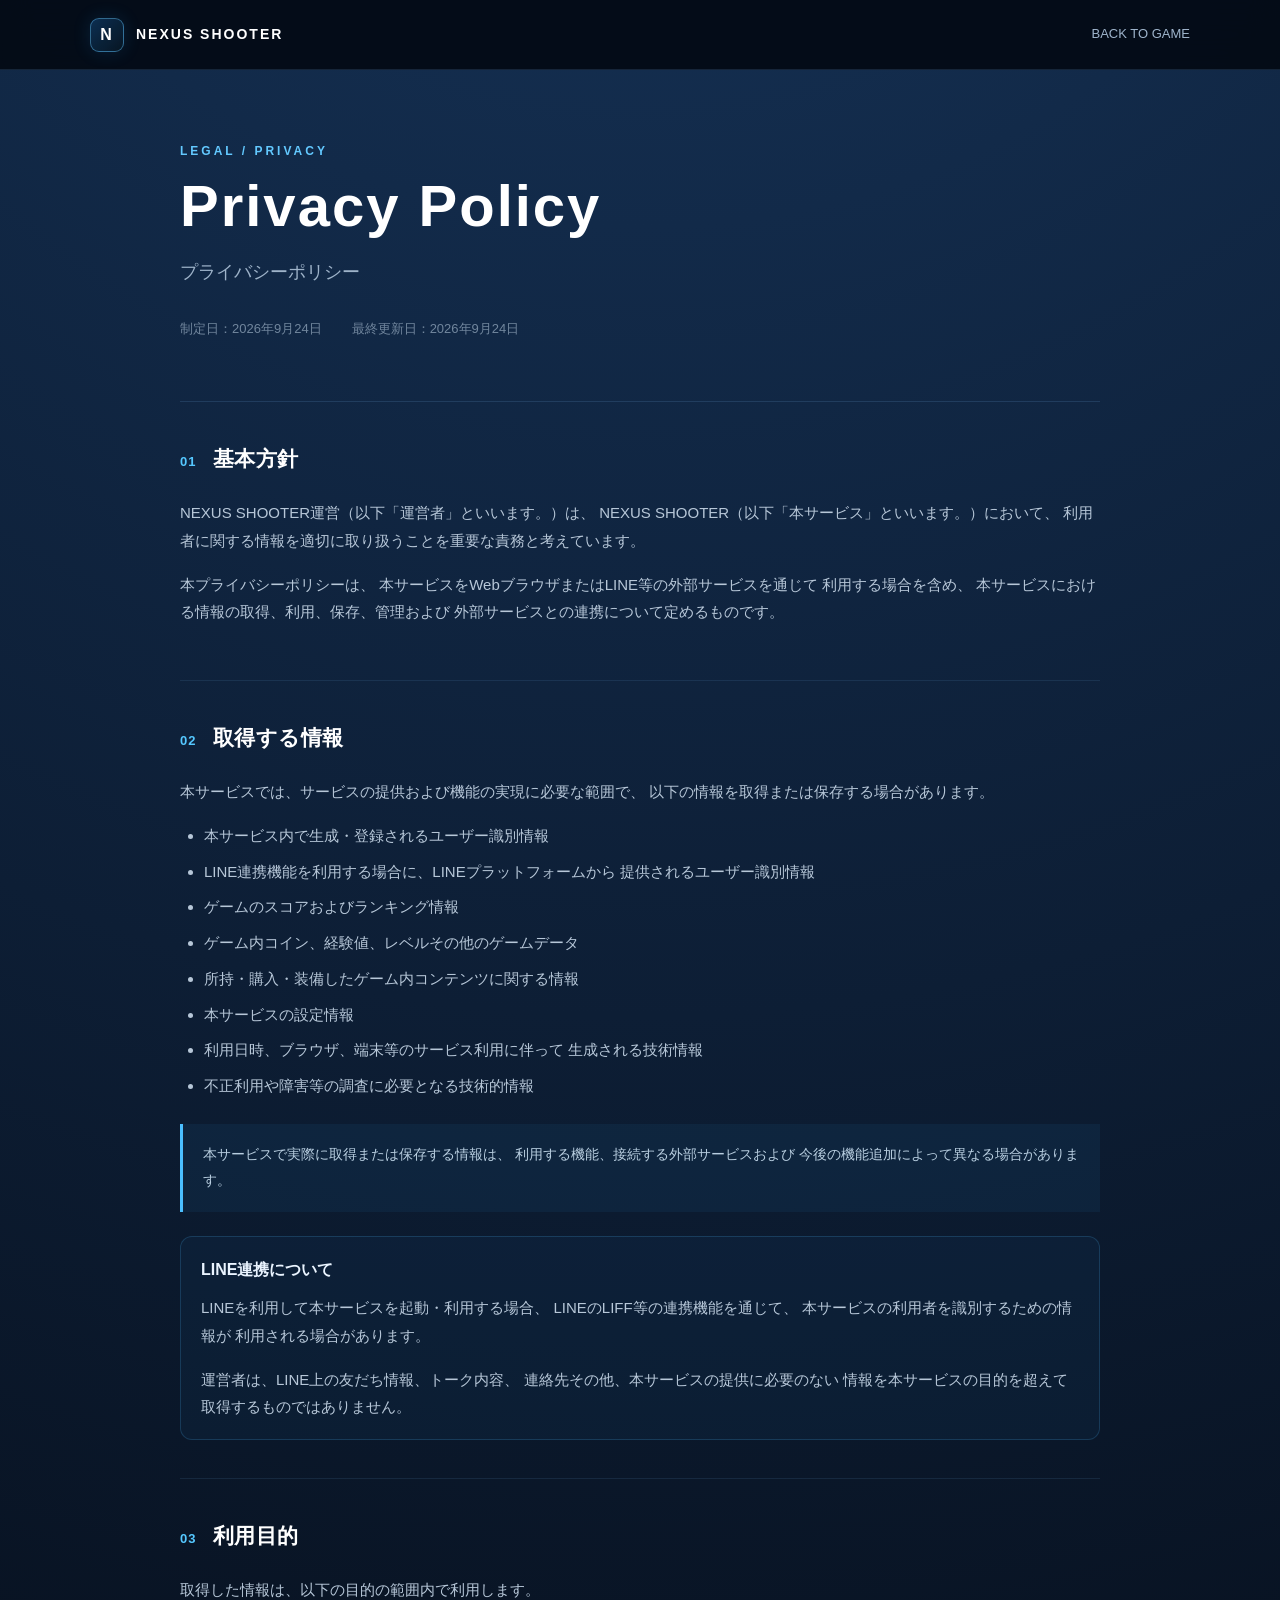
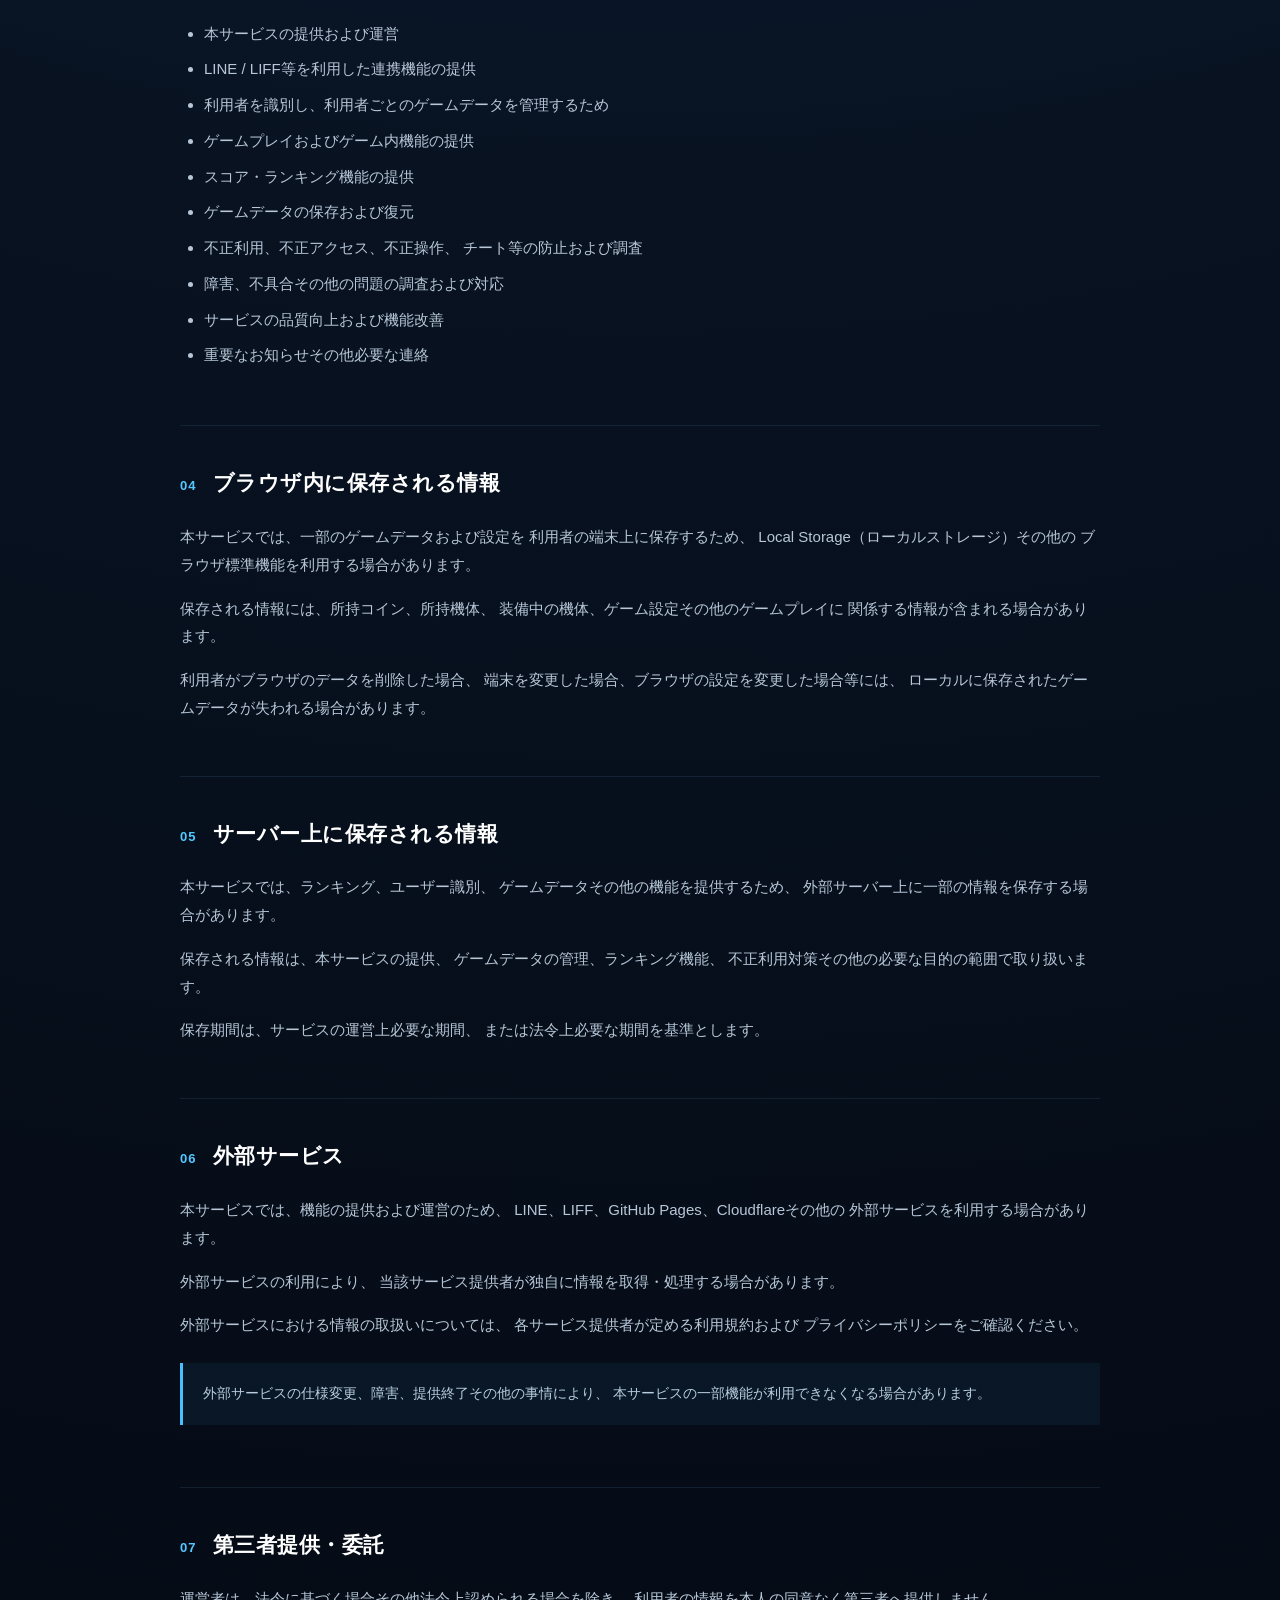
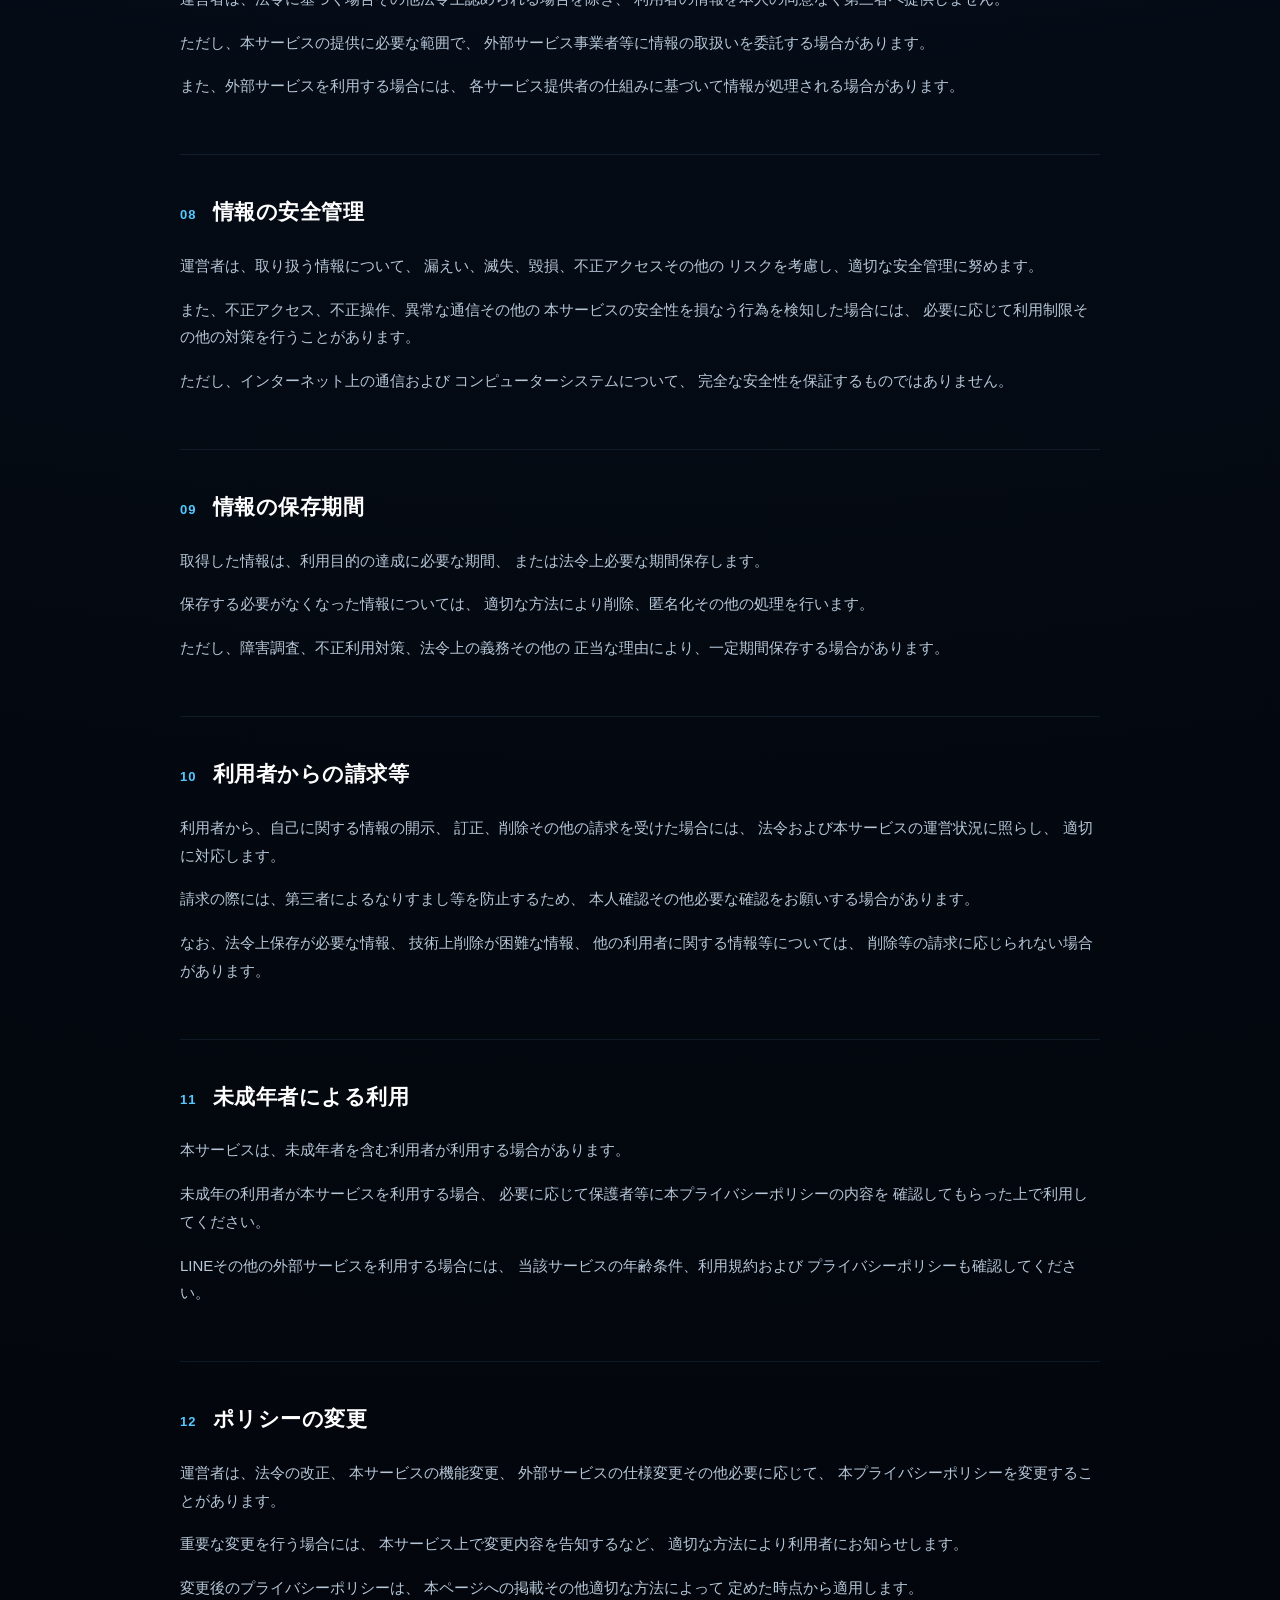
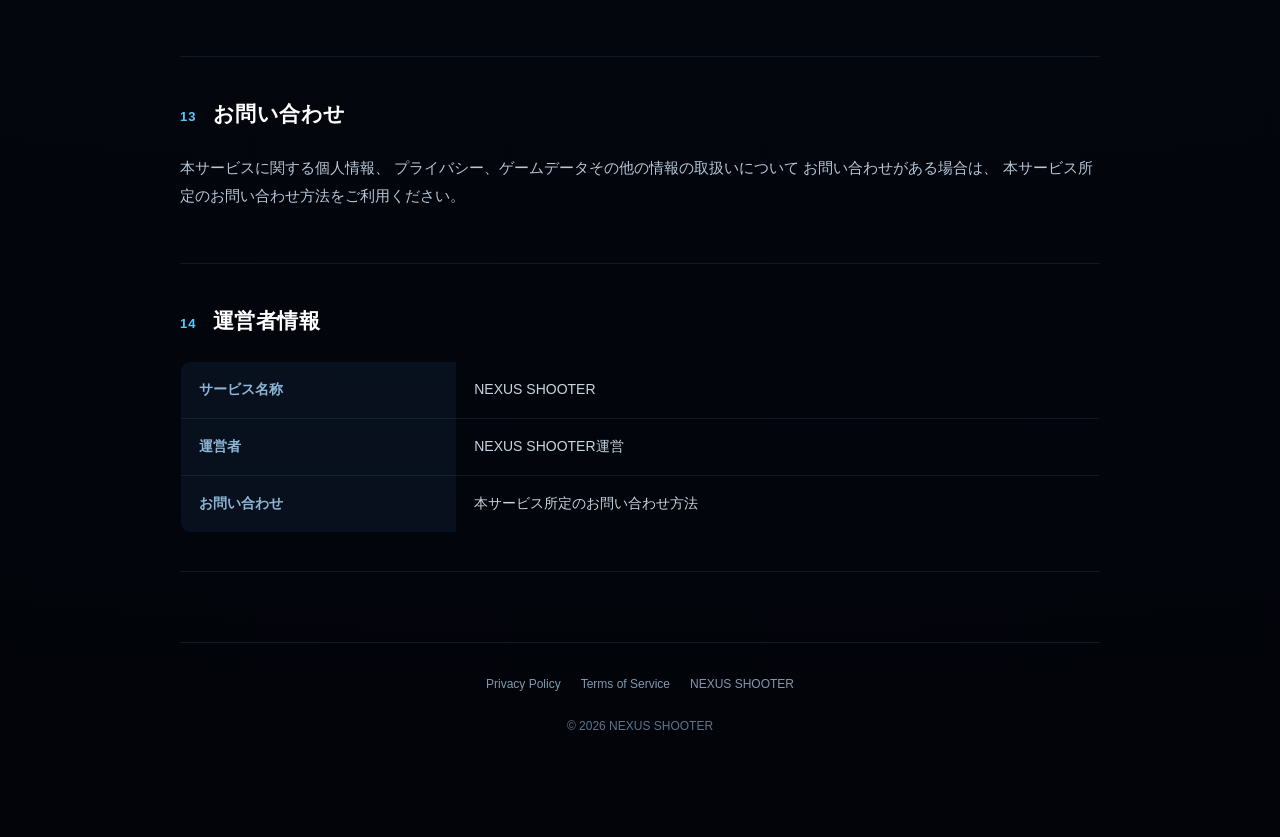
<file: privacy.html>
<!DOCTYPE html>
<html lang="ja">

<head>
    <meta charset="UTF-8">

    <meta
        name="viewport"
        content="width=device-width, initial-scale=1.0">

    <meta
        name="description"
        content="NEXUS SHOOTER プライバシーポリシー">

    <meta
        name="robots"
        content="index,follow">

    <title>NEXUS SHOOTER | Privacy Policy</title>

    <style>
        * {
            box-sizing: border-box;
        }

        html {
            scroll-behavior: smooth;
        }

        body {
            margin: 0;
            background:
                radial-gradient(
                    circle at 50% -10%,
                    #17365d 0%,
                    #081221 38%,
                    #03070e 78%,
                    #02040a 100%
                );

            color: #eaf4ff;

            font-family:
                "Segoe UI",
                "Noto Sans JP",
                Arial,
                sans-serif;

            line-height: 1.85;
        }

        a {
            color: inherit;
        }

        .site-header {
            position: sticky;
            top: 0;
            z-index: 100;

            height: 70px;

            display: flex;
            align-items: center;

            border-bottom:
                1px solid
                rgba(130, 190, 255, 0.14);

            background:
                rgba(3, 9, 18, 0.88);

            backdrop-filter: blur(14px);
            -webkit-backdrop-filter: blur(14px);
        }

        .header-inner {
            width: min(1100px, 92%);
            margin: 0 auto;

            display: flex;
            align-items: center;
            justify-content: space-between;
        }

        .brand {
            display: flex;
            align-items: center;
            gap: 12px;

            color: #ffffff;
            text-decoration: none;

            font-weight: 700;
            letter-spacing: 2px;
        }

        .brand-mark {
            width: 34px;
            height: 34px;

            display: grid;
            place-items: center;

            border:
                1px solid
                rgba(100, 200, 255, 0.45);

            border-radius: 9px;

            background:
                linear-gradient(
                    135deg,
                    rgba(40, 150, 255, 0.25),
                    rgba(80, 220, 255, 0.05)
                );

            box-shadow:
                0 0 18px
                rgba(40, 170, 255, 0.15);
        }

        .header-label {
            font-size: 14px;
        }

        .back-link {
            color: #9fb5cc;
            text-decoration: none;
            font-size: 13px;

            transition:
                color 0.2s ease,
                opacity 0.2s ease;
        }

        .back-link:hover {
            color: #ffffff;
        }

        .page {
            width: min(920px, 92%);
            margin: 0 auto;

            padding:
                70px 0
                100px;
        }

        .hero {
            margin-bottom: 60px;
        }

        .eyebrow {
            margin-bottom: 12px;

            color: #63c9ff;

            font-size: 12px;
            font-weight: 700;

            letter-spacing: 3px;
        }

        .hero h1 {
            margin: 0;

            font-size:
                clamp(34px, 6vw, 58px);

            line-height: 1.1;
            letter-spacing: 2px;

            color: #ffffff;
        }

        .hero-subtitle {
            margin-top: 18px;

            color: #9eb3c9;
            font-size: 18px;
        }

        .meta {
            display: flex;
            flex-wrap: wrap;

            gap: 12px 30px;

            margin-top: 28px;

            color: #71869d;
            font-size: 13px;
        }

        .legal-content {
            border-top:
                1px solid
                rgba(130, 190, 255, 0.14);
        }

        .legal-section {
            padding: 38px 0;

            border-bottom:
                1px solid
                rgba(130, 190, 255, 0.10);
        }

        .legal-section h2 {
            margin:
                0 0 20px;

            color: #ffffff;
            font-size: 21px;
            letter-spacing: 0.5px;
        }

        .legal-section h2 span {
            display: inline-block;

            margin-right: 10px;

            color: #55c8ff;

            font-size: 13px;
            letter-spacing: 1px;
        }

        .legal-section h3 {
            margin:
                28px 0 10px;

            color: #ccecff;
            font-size: 16px;
        }

        .legal-section p {
            margin:
                0 0 16px;

            color: #b7c7d8;
            font-size: 15px;
        }

        .legal-section ul {
            margin:
                12px 0 18px;

            padding-left: 24px;
        }

        .legal-section li {
            margin-bottom: 8px;

            color: #b7c7d8;
            font-size: 15px;
        }

        .notice {
            margin:
                24px 0;

            padding:
                18px 20px;

            border-left:
                3px solid
                #4bbfff;

            background:
                rgba(50, 150, 220, 0.07);

            color: #b8cee0;

            font-size: 14px;
        }

        .important {
            border:
                1px solid
                rgba(80, 190, 255, 0.18);

            border-radius: 12px;

            padding: 18px 20px;

            background:
                rgba(30, 100, 160, 0.08);
        }

        .info-table {
            width: 100%;

            border-collapse: collapse;

            margin-top: 20px;

            border:
                1px solid
                rgba(130, 190, 255, 0.13);

            border-radius: 10px;

            overflow: hidden;
        }

        .info-table tr {
            border-bottom:
                1px solid
                rgba(130, 190, 255, 0.10);
        }

        .info-table tr:last-child {
            border-bottom: none;
        }

        .info-table th,
        .info-table td {
            padding: 15px 18px;

            text-align: left;

            font-size: 14px;
        }

        .info-table th {
            width: 30%;

            color: #8db5d5;
            font-weight: 600;

            background:
                rgba(20, 50, 80, 0.25);
        }

        .info-table td {
            color: #c8d5e1;
        }

        .site-footer {
            margin-top: 70px;

            padding-top: 30px;

            border-top:
                1px solid
                rgba(130, 190, 255, 0.12);

            text-align: center;

            color: #5f748a;
            font-size: 12px;
        }

        .footer-links {
            display: flex;
            justify-content: center;
            flex-wrap: wrap;

            gap: 20px;

            margin-bottom: 20px;
        }

        .footer-links a {
            color: #8198ae;
            text-decoration: none;

            transition: color 0.2s ease;
        }

        .footer-links a:hover {
            color: #ffffff;
        }

        @media (max-width: 600px) {

            .site-header {
                height: 62px;
            }

            .header-label {
                font-size: 12px;
            }

            .back-link {
                font-size: 12px;
            }

            .page {
                padding-top: 45px;
            }

            .hero {
                margin-bottom: 40px;
            }

            .hero-subtitle {
                font-size: 15px;
            }

            .legal-section {
                padding: 30px 0;
            }

            .legal-section p,
            .legal-section li {
                font-size: 14px;
            }

            .info-table th,
            .info-table td {
                display: block;
                width: 100%;
            }

            .info-table th {
                padding-bottom: 5px;
            }

            .info-table td {
                padding-top: 5px;
            }
        }
    </style>
</head>


<body>

<header class="site-header">

    <div class="header-inner">

        <a
            href="./index.html"
            class="brand">

            <div class="brand-mark">
                N
            </div>

            <div class="header-label">
                NEXUS SHOOTER
            </div>

        </a>

        <a
            href="./index.html"
            class="back-link">

            BACK TO GAME

        </a>

    </div>

</header>


<main class="page">

    <section class="hero">

        <div class="eyebrow">
            LEGAL / PRIVACY
        </div>

        <h1>
            Privacy Policy
        </h1>

        <div class="hero-subtitle">
            プライバシーポリシー
        </div>

        <div class="meta">

            <span>
                制定日：2026年9月24日
            </span>

            <span>
                最終更新日：2026年9月24日
            </span>

        </div>

    </section>


    <div class="legal-content">


        <!-- 01 -->

        <section class="legal-section">

            <h2>
                <span>01</span>
                基本方針
            </h2>

            <p>
                NEXUS SHOOTER運営（以下「運営者」といいます。）は、
                NEXUS SHOOTER（以下「本サービス」といいます。）において、
                利用者に関する情報を適切に取り扱うことを重要な責務と考えています。
            </p>

            <p>
                本プライバシーポリシーは、
                本サービスをWebブラウザまたはLINE等の外部サービスを通じて
                利用する場合を含め、
                本サービスにおける情報の取得、利用、保存、管理および
                外部サービスとの連携について定めるものです。
            </p>

        </section>


        <!-- 02 -->

        <section class="legal-section">

            <h2>
                <span>02</span>
                取得する情報
            </h2>

            <p>
                本サービスでは、サービスの提供および機能の実現に必要な範囲で、
                以下の情報を取得または保存する場合があります。
            </p>

            <ul>

                <li>
                    本サービス内で生成・登録されるユーザー識別情報
                </li>

                <li>
                    LINE連携機能を利用する場合に、LINEプラットフォームから
                    提供されるユーザー識別情報
                </li>

                <li>
                    ゲームのスコアおよびランキング情報
                </li>

                <li>
                    ゲーム内コイン、経験値、レベルその他のゲームデータ
                </li>

                <li>
                    所持・購入・装備したゲーム内コンテンツに関する情報
                </li>

                <li>
                    本サービスの設定情報
                </li>

                <li>
                    利用日時、ブラウザ、端末等のサービス利用に伴って
                    生成される技術情報
                </li>

                <li>
                    不正利用や障害等の調査に必要となる技術的情報
                </li>

            </ul>

            <div class="notice">
                本サービスで実際に取得または保存する情報は、
                利用する機能、接続する外部サービスおよび
                今後の機能追加によって異なる場合があります。
            </div>

            <div class="important">

                <strong>
                    LINE連携について
                </strong>

                <p style="margin-top:10px;">
                    LINEを利用して本サービスを起動・利用する場合、
                    LINEのLIFF等の連携機能を通じて、
                    本サービスの利用者を識別するための情報が
                    利用される場合があります。
                </p>

                <p style="margin-bottom:0;">
                    運営者は、LINE上の友だち情報、トーク内容、
                    連絡先その他、本サービスの提供に必要のない
                    情報を本サービスの目的を超えて取得するものではありません。
                </p>

            </div>

        </section>


        <!-- 03 -->

        <section class="legal-section">

            <h2>
                <span>03</span>
                利用目的
            </h2>

            <p>
                取得した情報は、以下の目的の範囲内で利用します。
            </p>

            <ul>

                <li>
                    本サービスの提供および運営
                </li>

                <li>
                    LINE / LIFF等を利用した連携機能の提供
                </li>

                <li>
                    利用者を識別し、利用者ごとのゲームデータを管理するため
                </li>

                <li>
                    ゲームプレイおよびゲーム内機能の提供
                </li>

                <li>
                    スコア・ランキング機能の提供
                </li>

                <li>
                    ゲームデータの保存および復元
                </li>

                <li>
                    不正利用、不正アクセス、不正操作、
                    チート等の防止および調査
                </li>

                <li>
                    障害、不具合その他の問題の調査および対応
                </li>

                <li>
                    サービスの品質向上および機能改善
                </li>

                <li>
                    重要なお知らせその他必要な連絡
                </li>

            </ul>

        </section>


        <!-- 04 -->

        <section class="legal-section">

            <h2>
                <span>04</span>
                ブラウザ内に保存される情報
            </h2>

            <p>
                本サービスでは、一部のゲームデータおよび設定を
                利用者の端末上に保存するため、
                Local Storage（ローカルストレージ）その他の
                ブラウザ標準機能を利用する場合があります。
            </p>

            <p>
                保存される情報には、所持コイン、所持機体、
                装備中の機体、ゲーム設定その他のゲームプレイに
                関係する情報が含まれる場合があります。
            </p>

            <p>
                利用者がブラウザのデータを削除した場合、
                端末を変更した場合、ブラウザの設定を変更した場合等には、
                ローカルに保存されたゲームデータが失われる場合があります。
            </p>

        </section>


        <!-- 05 -->

        <section class="legal-section">

            <h2>
                <span>05</span>
                サーバー上に保存される情報
            </h2>

            <p>
                本サービスでは、ランキング、ユーザー識別、
                ゲームデータその他の機能を提供するため、
                外部サーバー上に一部の情報を保存する場合があります。
            </p>

            <p>
                保存される情報は、本サービスの提供、
                ゲームデータの管理、ランキング機能、
                不正利用対策その他の必要な目的の範囲で取り扱います。
            </p>

            <p>
                保存期間は、サービスの運営上必要な期間、
                または法令上必要な期間を基準とします。
            </p>

        </section>


        <!-- 06 -->

        <section class="legal-section">

            <h2>
                <span>06</span>
                外部サービス
            </h2>

            <p>
                本サービスでは、機能の提供および運営のため、
                LINE、LIFF、GitHub Pages、Cloudflareその他の
                外部サービスを利用する場合があります。
            </p>

            <p>
                外部サービスの利用により、
                当該サービス提供者が独自に情報を取得・処理する場合があります。
            </p>

            <p>
                外部サービスにおける情報の取扱いについては、
                各サービス提供者が定める利用規約および
                プライバシーポリシーをご確認ください。
            </p>

            <div class="notice">
                外部サービスの仕様変更、障害、提供終了その他の事情により、
                本サービスの一部機能が利用できなくなる場合があります。
            </div>

        </section>


        <!-- 07 -->

        <section class="legal-section">

            <h2>
                <span>07</span>
                第三者提供・委託
            </h2>

            <p>
                運営者は、法令に基づく場合その他法令上認められる場合を除き、
                利用者の情報を本人の同意なく第三者へ提供しません。
            </p>

            <p>
                ただし、本サービスの提供に必要な範囲で、
                外部サービス事業者等に情報の取扱いを委託する場合があります。
            </p>

            <p>
                また、外部サービスを利用する場合には、
                各サービス提供者の仕組みに基づいて情報が処理される場合があります。
            </p>

        </section>


        <!-- 08 -->

        <section class="legal-section">

            <h2>
                <span>08</span>
                情報の安全管理
            </h2>

            <p>
                運営者は、取り扱う情報について、
                漏えい、滅失、毀損、不正アクセスその他の
                リスクを考慮し、適切な安全管理に努めます。
            </p>

            <p>
                また、不正アクセス、不正操作、異常な通信その他の
                本サービスの安全性を損なう行為を検知した場合には、
                必要に応じて利用制限その他の対策を行うことがあります。
            </p>

            <p>
                ただし、インターネット上の通信および
                コンピューターシステムについて、
                完全な安全性を保証するものではありません。
            </p>

        </section>


        <!-- 09 -->

        <section class="legal-section">

            <h2>
                <span>09</span>
                情報の保存期間
            </h2>

            <p>
                取得した情報は、利用目的の達成に必要な期間、
                または法令上必要な期間保存します。
            </p>

            <p>
                保存する必要がなくなった情報については、
                適切な方法により削除、匿名化その他の処理を行います。
            </p>

            <p>
                ただし、障害調査、不正利用対策、法令上の義務その他の
                正当な理由により、一定期間保存する場合があります。
            </p>

        </section>


        <!-- 10 -->

        <section class="legal-section">

            <h2>
                <span>10</span>
                利用者からの請求等
            </h2>

            <p>
                利用者から、自己に関する情報の開示、
                訂正、削除その他の請求を受けた場合には、
                法令および本サービスの運営状況に照らし、
                適切に対応します。
            </p>

            <p>
                請求の際には、第三者によるなりすまし等を防止するため、
                本人確認その他必要な確認をお願いする場合があります。
            </p>

            <p>
                なお、法令上保存が必要な情報、
                技術上削除が困難な情報、
                他の利用者に関する情報等については、
                削除等の請求に応じられない場合があります。
            </p>

        </section>


        <!-- 11 -->

        <section class="legal-section">

            <h2>
                <span>11</span>
                未成年者による利用
            </h2>

            <p>
                本サービスは、未成年者を含む利用者が利用する場合があります。
            </p>

            <p>
                未成年の利用者が本サービスを利用する場合、
                必要に応じて保護者等に本プライバシーポリシーの内容を
                確認してもらった上で利用してください。
            </p>

            <p>
                LINEその他の外部サービスを利用する場合には、
                当該サービスの年齢条件、利用規約および
                プライバシーポリシーも確認してください。
            </p>

        </section>


        <!-- 12 -->

        <section class="legal-section">

            <h2>
                <span>12</span>
                ポリシーの変更
            </h2>

            <p>
                運営者は、法令の改正、
                本サービスの機能変更、
                外部サービスの仕様変更その他必要に応じて、
                本プライバシーポリシーを変更することがあります。
            </p>

            <p>
                重要な変更を行う場合には、
                本サービス上で変更内容を告知するなど、
                適切な方法により利用者にお知らせします。
            </p>

            <p>
                変更後のプライバシーポリシーは、
                本ページへの掲載その他適切な方法によって
                定めた時点から適用します。
            </p>

        </section>


        <!-- 13 -->

        <section class="legal-section">

            <h2>
                <span>13</span>
                お問い合わせ
            </h2>

            <p>
                本サービスに関する個人情報、
                プライバシー、ゲームデータその他の情報の取扱いについて
                お問い合わせがある場合は、
                本サービス所定のお問い合わせ方法をご利用ください。
            </p>

        </section>


        <!-- 14 -->

        <section class="legal-section">

            <h2>
                <span>14</span>
                運営者情報
            </h2>

            <table class="info-table">

                <tr>
                    <th>
                        サービス名称
                    </th>

                    <td>
                        NEXUS SHOOTER
                    </td>
                </tr>

                <tr>
                    <th>
                        運営者
                    </th>

                    <td>
                        NEXUS SHOOTER運営
                    </td>
                </tr>

                <tr>
                    <th>
                        お問い合わせ
                    </th>

                    <td>
                        本サービス所定のお問い合わせ方法
                    </td>
                </tr>

            </table>

        </section>


    </div>


    <footer class="site-footer">

        <div class="footer-links">

            <a href="./privacy.html">
                Privacy Policy
            </a>

            <a href="./terms.html">
                Terms of Service
            </a>

            <a href="./index.html">
                NEXUS SHOOTER
            </a>

        </div>

        <div>
            © 2026 NEXUS SHOOTER
        </div>

    </footer>

</main>

</body>
</html>
</file>
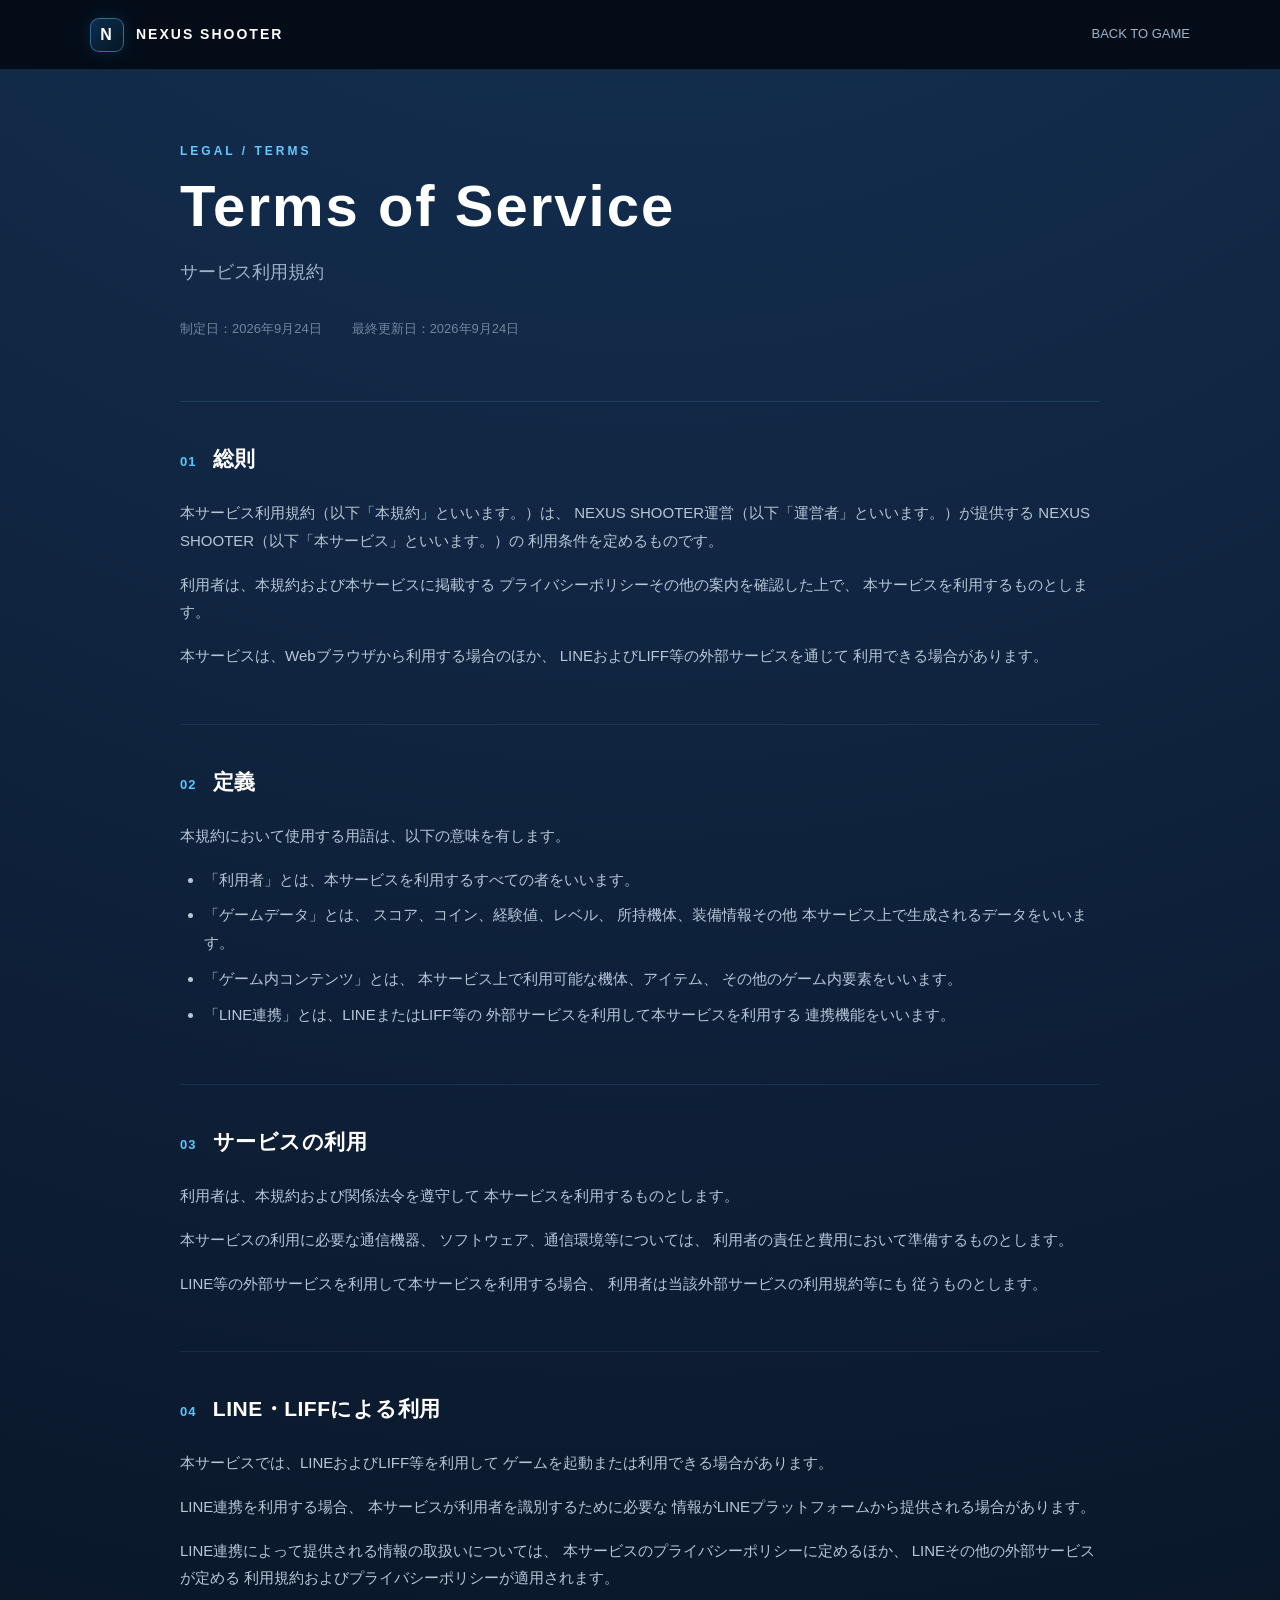
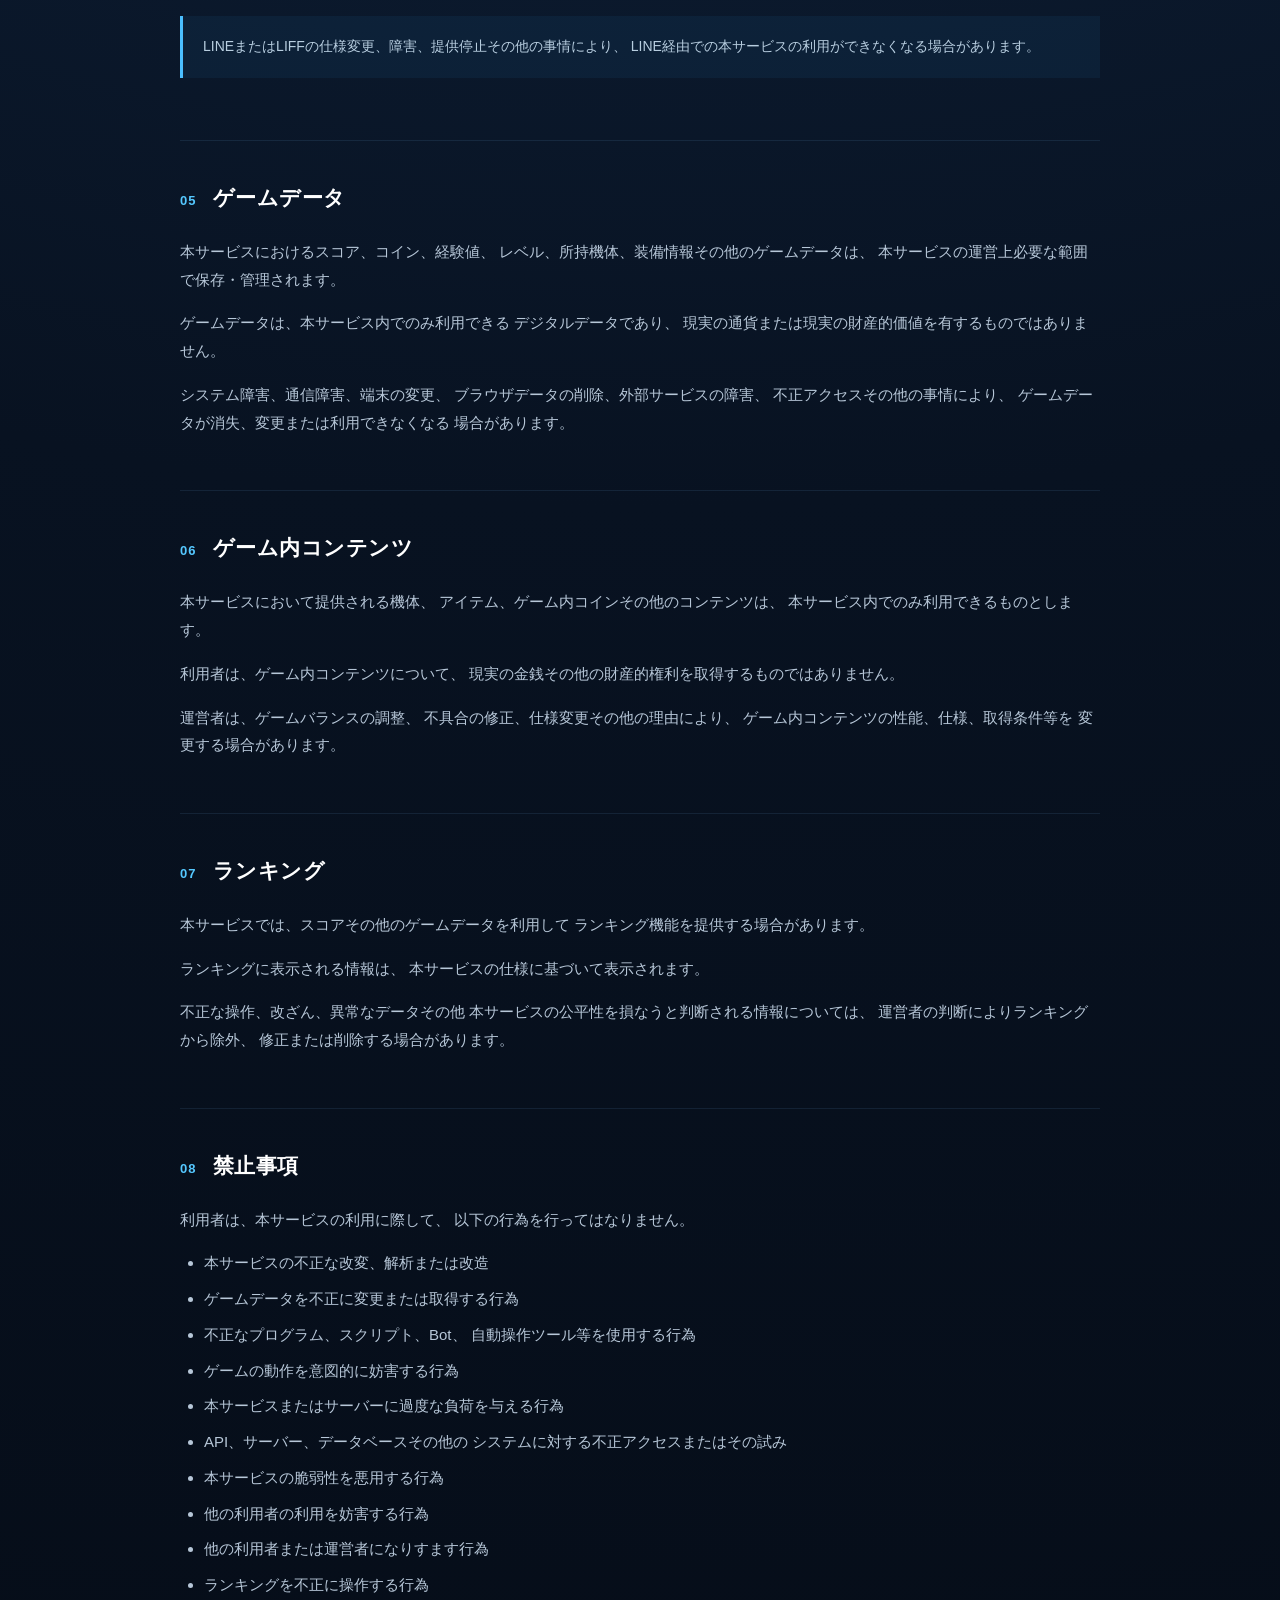
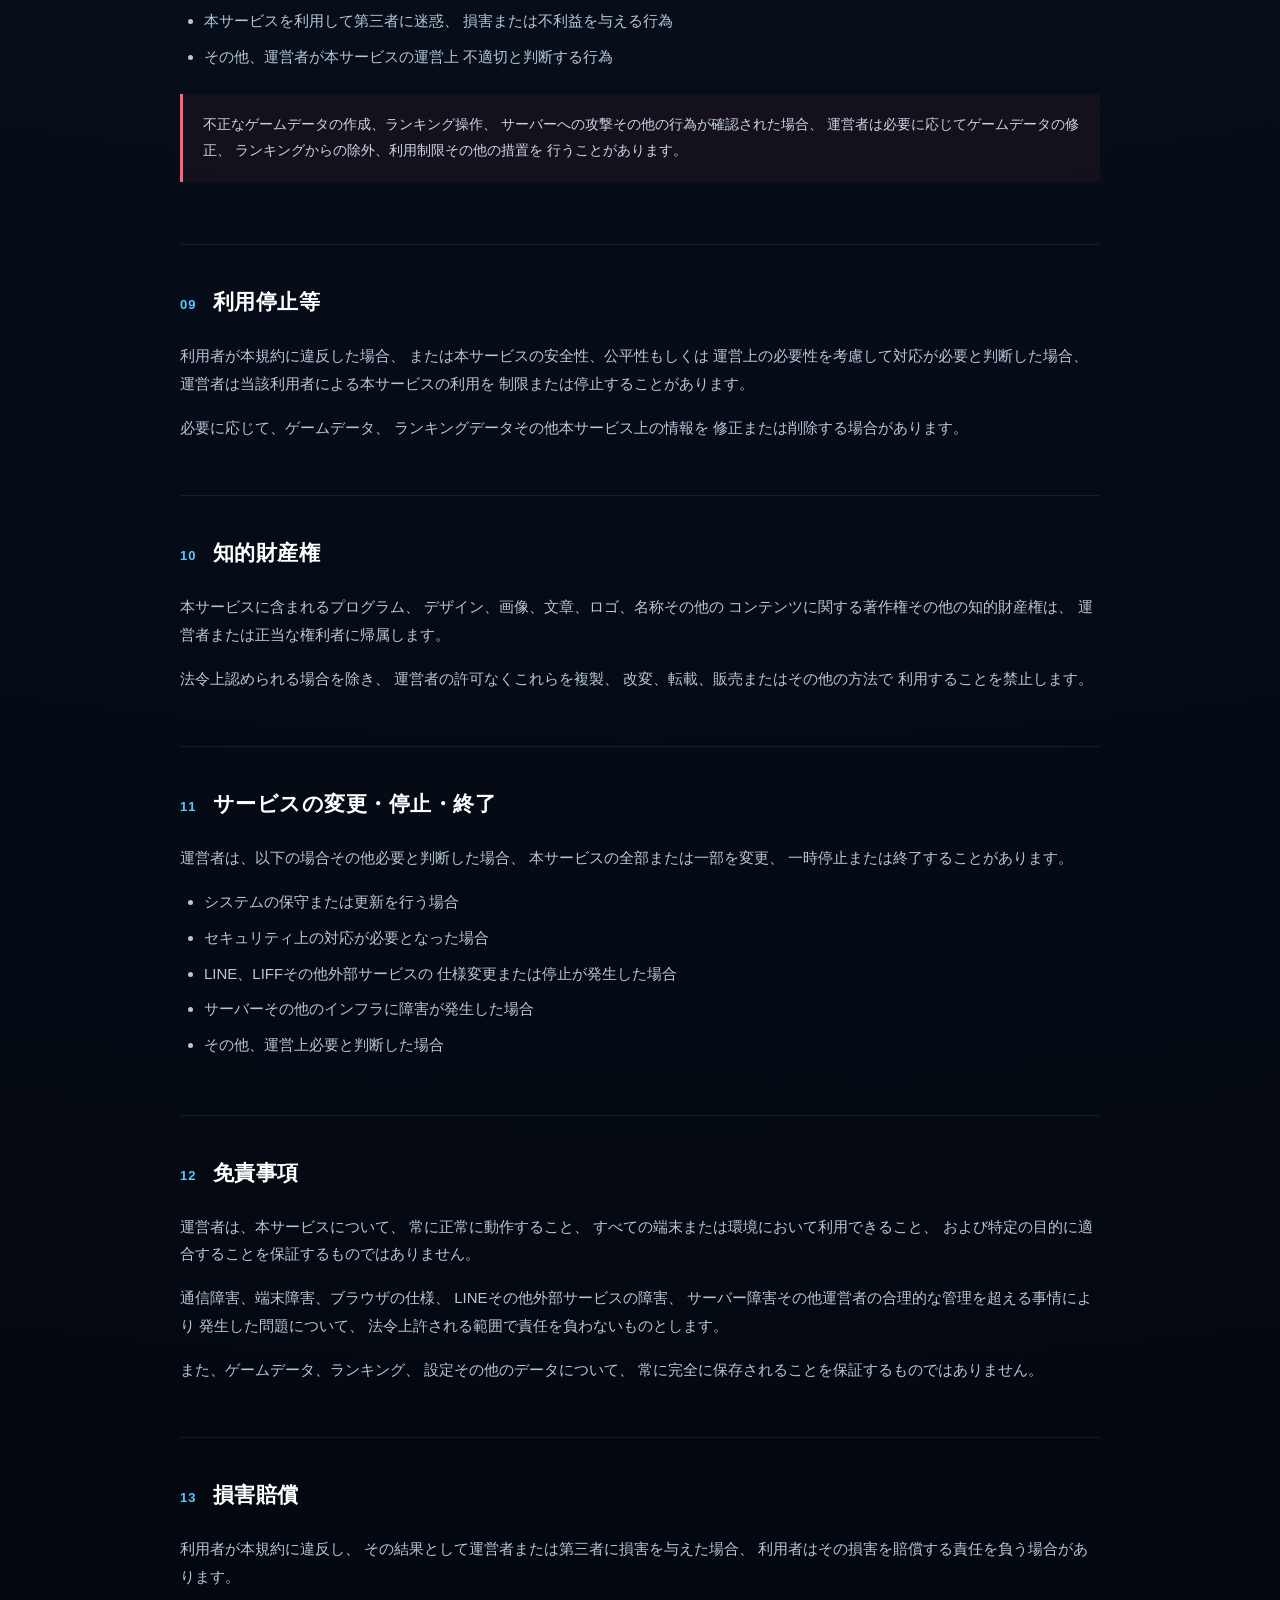
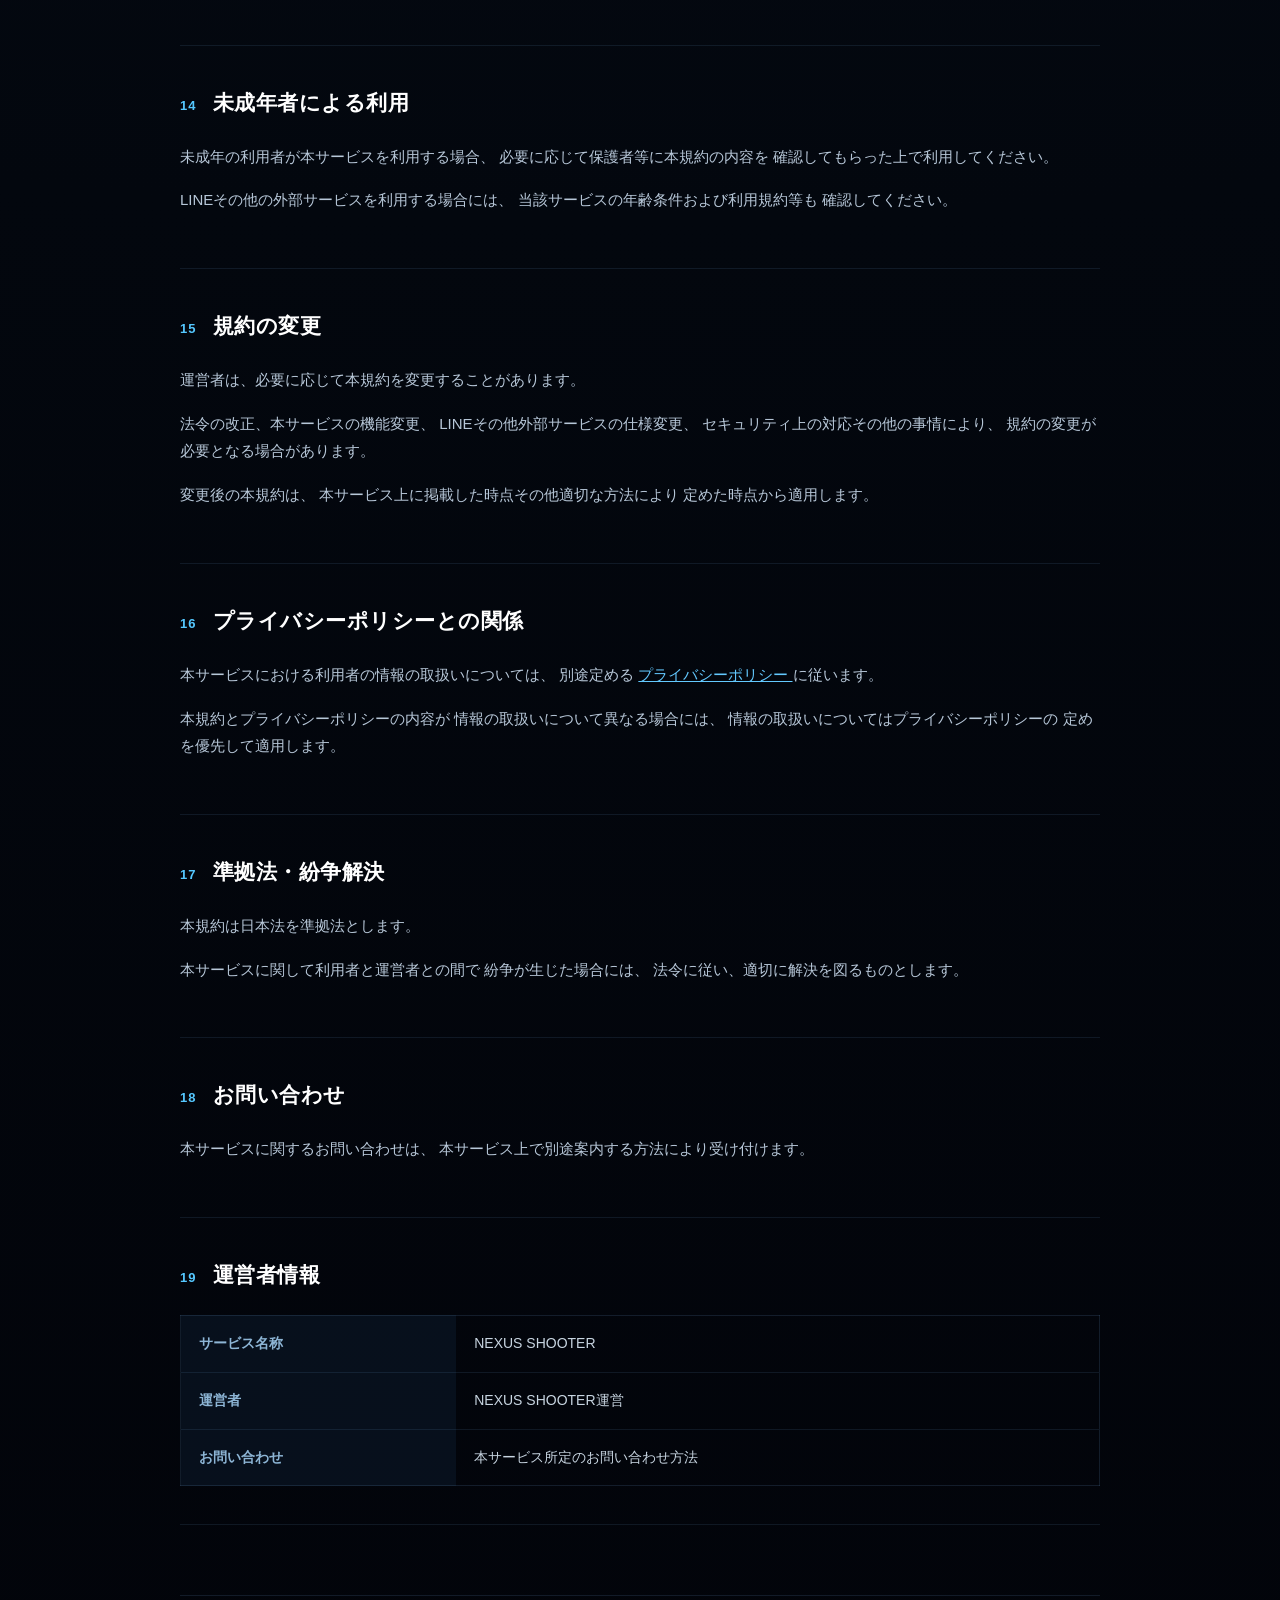
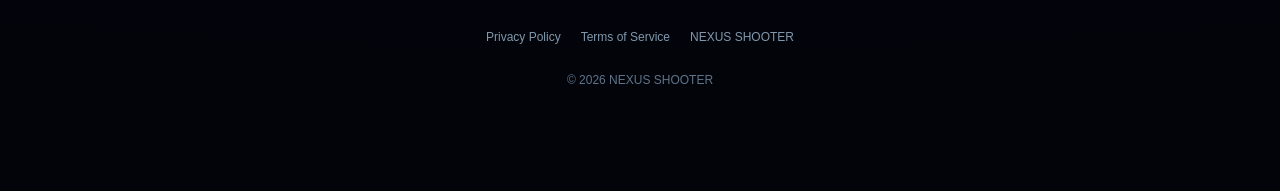
<file: terms.html>
<!DOCTYPE html>
<html lang="ja">

<head>
    <meta charset="UTF-8">

    <meta
        name="viewport"
        content="width=device-width, initial-scale=1.0">

    <meta
        name="description"
        content="NEXUS SHOOTER サービス利用規約">

    <meta
        name="robots"
        content="index,follow">

    <title>NEXUS SHOOTER | Terms of Service</title>

    <style>
        * {
            box-sizing: border-box;
        }

        html {
            scroll-behavior: smooth;
        }

        body {
            margin: 0;

            background:
                radial-gradient(
                    circle at 50% -10%,
                    #17365d 0%,
                    #081221 38%,
                    #03070e 78%,
                    #02040a 100%
                );

            color: #eaf4ff;

            font-family:
                "Segoe UI",
                "Noto Sans JP",
                Arial,
                sans-serif;

            line-height: 1.85;
        }

        .site-header {
            position: sticky;
            top: 0;
            z-index: 100;

            height: 70px;

            display: flex;
            align-items: center;

            border-bottom:
                1px solid
                rgba(130, 190, 255, 0.14);

            background:
                rgba(3, 9, 18, 0.88);

            backdrop-filter: blur(14px);
            -webkit-backdrop-filter: blur(14px);
        }

        .header-inner {
            width: min(1100px, 92%);
            margin: 0 auto;

            display: flex;
            align-items: center;
            justify-content: space-between;
        }

        .brand {
            display: flex;
            align-items: center;

            gap: 12px;

            color: #ffffff;
            text-decoration: none;

            font-weight: 700;
            letter-spacing: 2px;
        }

        .brand-mark {
            width: 34px;
            height: 34px;

            display: grid;
            place-items: center;

            border:
                1px solid
                rgba(100, 200, 255, 0.45);

            border-radius: 9px;

            background:
                linear-gradient(
                    135deg,
                    rgba(40, 150, 255, 0.25),
                    rgba(80, 220, 255, 0.05)
                );

            box-shadow:
                0 0 18px
                rgba(40, 170, 255, 0.15);
        }

        .header-label {
            font-size: 14px;
        }

        .back-link {
            color: #9fb5cc;

            text-decoration: none;

            font-size: 13px;

            transition: color 0.2s ease;
        }

        .back-link:hover {
            color: #ffffff;
        }

        .page {
            width: min(920px, 92%);

            margin: 0 auto;

            padding:
                70px 0
                100px;
        }

        .hero {
            margin-bottom: 60px;
        }

        .eyebrow {
            margin-bottom: 12px;

            color: #63c9ff;

            font-size: 12px;
            font-weight: 700;

            letter-spacing: 3px;
        }

        .hero h1 {
            margin: 0;

            color: #ffffff;

            font-size:
                clamp(34px, 6vw, 58px);

            line-height: 1.1;

            letter-spacing: 2px;
        }

        .hero-subtitle {
            margin-top: 18px;

            color: #9eb3c9;

            font-size: 18px;
        }

        .meta {
            display: flex;
            flex-wrap: wrap;

            gap: 12px 30px;

            margin-top: 28px;

            color: #71869d;

            font-size: 13px;
        }

        .legal-content {
            border-top:
                1px solid
                rgba(130, 190, 255, 0.14);
        }

        .legal-section {
            padding:
                38px 0;

            border-bottom:
                1px solid
                rgba(130, 190, 255, 0.10);
        }

        .legal-section h2 {
            margin:
                0 0 20px;

            color: #ffffff;

            font-size: 21px;

            letter-spacing: 0.5px;
        }

        .legal-section h2 span {
            display: inline-block;

            margin-right: 10px;

            color: #55c8ff;

            font-size: 13px;

            letter-spacing: 1px;
        }

        .legal-section h3 {
            margin:
                28px 0 10px;

            color: #ccecff;

            font-size: 16px;
        }

        .legal-section p {
            margin:
                0 0 16px;

            color: #b7c7d8;

            font-size: 15px;
        }

        .legal-section ul {
            margin:
                12px 0 18px;

            padding-left: 24px;
        }

        .legal-section li {
            margin-bottom: 8px;

            color: #b7c7d8;

            font-size: 15px;
        }

        .notice {
            margin:
                24px 0;

            padding:
                18px 20px;

            border-left:
                3px solid
                #4bbfff;

            background:
                rgba(50, 150, 220, 0.07);

            color: #b8cee0;

            font-size: 14px;
        }

        .danger {
            margin:
                24px 0;

            padding:
                18px 20px;

            border-left:
                3px solid
                #ff647c;

            background:
                rgba(180, 50, 70, 0.08);

            color: #cbd7e3;

            font-size: 14px;
        }

        .info-table {
            width: 100%;

            border-collapse: collapse;

            margin-top: 20px;

            border:
                1px solid
                rgba(130, 190, 255, 0.13);

            overflow: hidden;
        }

        .info-table tr {
            border-bottom:
                1px solid
                rgba(130, 190, 255, 0.10);
        }

        .info-table tr:last-child {
            border-bottom: none;
        }

        .info-table th,
        .info-table td {
            padding:
                15px 18px;

            text-align: left;

            font-size: 14px;
        }

        .info-table th {
            width: 30%;

            color: #8db5d5;

            font-weight: 600;

            background:
                rgba(20, 50, 80, 0.25);
        }

        .info-table td {
            color: #c8d5e1;
        }

        .site-footer {
            margin-top: 70px;

            padding-top: 30px;

            border-top:
                1px solid
                rgba(130, 190, 255, 0.12);

            text-align: center;

            color: #5f748a;

            font-size: 12px;
        }

        .footer-links {
            display: flex;

            justify-content: center;

            flex-wrap: wrap;

            gap: 20px;

            margin-bottom: 20px;
        }

        .footer-links a {
            color: #8198ae;

            text-decoration: none;

            transition:
                color 0.2s ease;
        }

        .footer-links a:hover {
            color: #ffffff;
        }

        @media (max-width: 600px) {

            .site-header {
                height: 62px;
            }

            .header-label {
                font-size: 12px;
            }

            .back-link {
                font-size: 12px;
            }

            .page {
                padding-top: 45px;
            }

            .hero {
                margin-bottom: 40px;
            }

            .hero-subtitle {
                font-size: 15px;
            }

            .legal-section {
                padding: 30px 0;
            }

            .legal-section p,
            .legal-section li {
                font-size: 14px;
            }

            .info-table th,
            .info-table td {
                display: block;

                width: 100%;
            }

            .info-table th {
                padding-bottom: 5px;
            }

            .info-table td {
                padding-top: 5px;
            }
        }
    </style>
</head>


<body>

<header class="site-header">

    <div class="header-inner">

        <a
            href="./index.html"
            class="brand">

            <div class="brand-mark">
                N
            </div>

            <div class="header-label">
                NEXUS SHOOTER
            </div>

        </a>

        <a
            href="./index.html"
            class="back-link">

            BACK TO GAME

        </a>

    </div>

</header>


<main class="page">

    <section class="hero">

        <div class="eyebrow">
            LEGAL / TERMS
        </div>

        <h1>
            Terms of Service
        </h1>

        <div class="hero-subtitle">
            サービス利用規約
        </div>

        <div class="meta">

            <span>
                制定日：2026年9月24日
            </span>

            <span>
                最終更新日：2026年9月24日
            </span>

        </div>

    </section>


    <div class="legal-content">


        <!-- 01 -->

        <section class="legal-section">

            <h2>
                <span>01</span>
                総則
            </h2>

            <p>
                本サービス利用規約（以下「本規約」といいます。）は、
                NEXUS SHOOTER運営（以下「運営者」といいます。）が提供する
                NEXUS SHOOTER（以下「本サービス」といいます。）の
                利用条件を定めるものです。
            </p>

            <p>
                利用者は、本規約および本サービスに掲載する
                プライバシーポリシーその他の案内を確認した上で、
                本サービスを利用するものとします。
            </p>

            <p>
                本サービスは、Webブラウザから利用する場合のほか、
                LINEおよびLIFF等の外部サービスを通じて
                利用できる場合があります。
            </p>

        </section>


        <!-- 02 -->

        <section class="legal-section">

            <h2>
                <span>02</span>
                定義
            </h2>

            <p>
                本規約において使用する用語は、以下の意味を有します。
            </p>

            <ul>

                <li>
                    「利用者」とは、本サービスを利用するすべての者をいいます。
                </li>

                <li>
                    「ゲームデータ」とは、
                    スコア、コイン、経験値、レベル、
                    所持機体、装備情報その他
                    本サービス上で生成されるデータをいいます。
                </li>

                <li>
                    「ゲーム内コンテンツ」とは、
                    本サービス上で利用可能な機体、アイテム、
                    その他のゲーム内要素をいいます。
                </li>

                <li>
                    「LINE連携」とは、LINEまたはLIFF等の
                    外部サービスを利用して本サービスを利用する
                    連携機能をいいます。
                </li>

            </ul>

        </section>


        <!-- 03 -->

        <section class="legal-section">

            <h2>
                <span>03</span>
                サービスの利用
            </h2>

            <p>
                利用者は、本規約および関係法令を遵守して
                本サービスを利用するものとします。
            </p>

            <p>
                本サービスの利用に必要な通信機器、
                ソフトウェア、通信環境等については、
                利用者の責任と費用において準備するものとします。
            </p>

            <p>
                LINE等の外部サービスを利用して本サービスを利用する場合、
                利用者は当該外部サービスの利用規約等にも
                従うものとします。
            </p>

        </section>


        <!-- 04 -->

        <section class="legal-section">

            <h2>
                <span>04</span>
                LINE・LIFFによる利用
            </h2>

            <p>
                本サービスでは、LINEおよびLIFF等を利用して
                ゲームを起動または利用できる場合があります。
            </p>

            <p>
                LINE連携を利用する場合、
                本サービスが利用者を識別するために必要な
                情報がLINEプラットフォームから提供される場合があります。
            </p>

            <p>
                LINE連携によって提供される情報の取扱いについては、
                本サービスのプライバシーポリシーに定めるほか、
                LINEその他の外部サービスが定める
                利用規約およびプライバシーポリシーが適用されます。
            </p>

            <div class="notice">
                LINEまたはLIFFの仕様変更、障害、提供停止その他の事情により、
                LINE経由での本サービスの利用ができなくなる場合があります。
            </div>

        </section>


        <!-- 05 -->

        <section class="legal-section">

            <h2>
                <span>05</span>
                ゲームデータ
            </h2>

            <p>
                本サービスにおけるスコア、コイン、経験値、
                レベル、所持機体、装備情報その他のゲームデータは、
                本サービスの運営上必要な範囲で保存・管理されます。
            </p>

            <p>
                ゲームデータは、本サービス内でのみ利用できる
                デジタルデータであり、
                現実の通貨または現実の財産的価値を有するものではありません。
            </p>

            <p>
                システム障害、通信障害、端末の変更、
                ブラウザデータの削除、外部サービスの障害、
                不正アクセスその他の事情により、
                ゲームデータが消失、変更または利用できなくなる
                場合があります。
            </p>

        </section>


        <!-- 06 -->

        <section class="legal-section">

            <h2>
                <span>06</span>
                ゲーム内コンテンツ
            </h2>

            <p>
                本サービスにおいて提供される機体、
                アイテム、ゲーム内コインその他のコンテンツは、
                本サービス内でのみ利用できるものとします。
            </p>

            <p>
                利用者は、ゲーム内コンテンツについて、
                現実の金銭その他の財産的権利を取得するものではありません。
            </p>

            <p>
                運営者は、ゲームバランスの調整、
                不具合の修正、仕様変更その他の理由により、
                ゲーム内コンテンツの性能、仕様、取得条件等を
                変更する場合があります。
            </p>

        </section>


        <!-- 07 -->

        <section class="legal-section">

            <h2>
                <span>07</span>
                ランキング
            </h2>

            <p>
                本サービスでは、スコアその他のゲームデータを利用して
                ランキング機能を提供する場合があります。
            </p>

            <p>
                ランキングに表示される情報は、
                本サービスの仕様に基づいて表示されます。
            </p>

            <p>
                不正な操作、改ざん、異常なデータその他
                本サービスの公平性を損なうと判断される情報については、
                運営者の判断によりランキングから除外、
                修正または削除する場合があります。
            </p>

        </section>


        <!-- 08 -->

        <section class="legal-section">

            <h2>
                <span>08</span>
                禁止事項
            </h2>

            <p>
                利用者は、本サービスの利用に際して、
                以下の行為を行ってはなりません。
            </p>

            <ul>

                <li>
                    本サービスの不正な改変、解析または改造
                </li>

                <li>
                    ゲームデータを不正に変更または取得する行為
                </li>

                <li>
                    不正なプログラム、スクリプト、Bot、
                    自動操作ツール等を使用する行為
                </li>

                <li>
                    ゲームの動作を意図的に妨害する行為
                </li>

                <li>
                    本サービスまたはサーバーに過度な負荷を与える行為
                </li>

                <li>
                    API、サーバー、データベースその他の
                    システムに対する不正アクセスまたはその試み
                </li>

                <li>
                    本サービスの脆弱性を悪用する行為
                </li>

                <li>
                    他の利用者の利用を妨害する行為
                </li>

                <li>
                    他の利用者または運営者になりすます行為
                </li>

                <li>
                    ランキングを不正に操作する行為
                </li>

                <li>
                    本サービスを利用して第三者に迷惑、
                    損害または不利益を与える行為
                </li>

                <li>
                    その他、運営者が本サービスの運営上
                    不適切と判断する行為
                </li>

            </ul>

            <div class="danger">
                不正なゲームデータの作成、ランキング操作、
                サーバーへの攻撃その他の行為が確認された場合、
                運営者は必要に応じてゲームデータの修正、
                ランキングからの除外、利用制限その他の措置を
                行うことがあります。
            </div>

        </section>


        <!-- 09 -->

        <section class="legal-section">

            <h2>
                <span>09</span>
                利用停止等
            </h2>

            <p>
                利用者が本規約に違反した場合、
                または本サービスの安全性、公平性もしくは
                運営上の必要性を考慮して対応が必要と判断した場合、
                運営者は当該利用者による本サービスの利用を
                制限または停止することがあります。
            </p>

            <p>
                必要に応じて、ゲームデータ、
                ランキングデータその他本サービス上の情報を
                修正または削除する場合があります。
            </p>

        </section>


        <!-- 10 -->

        <section class="legal-section">

            <h2>
                <span>10</span>
                知的財産権
            </h2>

            <p>
                本サービスに含まれるプログラム、
                デザイン、画像、文章、ロゴ、名称その他の
                コンテンツに関する著作権その他の知的財産権は、
                運営者または正当な権利者に帰属します。
            </p>

            <p>
                法令上認められる場合を除き、
                運営者の許可なくこれらを複製、
                改変、転載、販売またはその他の方法で
                利用することを禁止します。
            </p>

        </section>


        <!-- 11 -->

        <section class="legal-section">

            <h2>
                <span>11</span>
                サービスの変更・停止・終了
            </h2>

            <p>
                運営者は、以下の場合その他必要と判断した場合、
                本サービスの全部または一部を変更、
                一時停止または終了することがあります。
            </p>

            <ul>

                <li>
                    システムの保守または更新を行う場合
                </li>

                <li>
                    セキュリティ上の対応が必要となった場合
                </li>

                <li>
                    LINE、LIFFその他外部サービスの
                    仕様変更または停止が発生した場合
                </li>

                <li>
                    サーバーその他のインフラに障害が発生した場合
                </li>

                <li>
                    その他、運営上必要と判断した場合
                </li>

            </ul>

        </section>


        <!-- 12 -->

        <section class="legal-section">

            <h2>
                <span>12</span>
                免責事項
            </h2>

            <p>
                運営者は、本サービスについて、
                常に正常に動作すること、
                すべての端末または環境において利用できること、
                および特定の目的に適合することを保証するものではありません。
            </p>

            <p>
                通信障害、端末障害、ブラウザの仕様、
                LINEその他外部サービスの障害、
                サーバー障害その他運営者の合理的な管理を超える事情により
                発生した問題について、
                法令上許される範囲で責任を負わないものとします。
            </p>

            <p>
                また、ゲームデータ、ランキング、
                設定その他のデータについて、
                常に完全に保存されることを保証するものではありません。
            </p>

        </section>


        <!-- 13 -->

        <section class="legal-section">

            <h2>
                <span>13</span>
                損害賠償
            </h2>

            <p>
                利用者が本規約に違反し、
                その結果として運営者または第三者に損害を与えた場合、
                利用者はその損害を賠償する責任を負う場合があります。
            </p>

        </section>


        <!-- 14 -->

        <section class="legal-section">

            <h2>
                <span>14</span>
                未成年者による利用
            </h2>

            <p>
                未成年の利用者が本サービスを利用する場合、
                必要に応じて保護者等に本規約の内容を
                確認してもらった上で利用してください。
            </p>

            <p>
                LINEその他の外部サービスを利用する場合には、
                当該サービスの年齢条件および利用規約等も
                確認してください。
            </p>

        </section>


        <!-- 15 -->

        <section class="legal-section">

            <h2>
                <span>15</span>
                規約の変更
            </h2>

            <p>
                運営者は、必要に応じて本規約を変更することがあります。
            </p>

            <p>
                法令の改正、本サービスの機能変更、
                LINEその他外部サービスの仕様変更、
                セキュリティ上の対応その他の事情により、
                規約の変更が必要となる場合があります。
            </p>

            <p>
                変更後の本規約は、
                本サービス上に掲載した時点その他適切な方法により
                定めた時点から適用します。
            </p>

        </section>


        <!-- 16 -->

        <section class="legal-section">

            <h2>
                <span>16</span>
                プライバシーポリシーとの関係
            </h2>

            <p>
                本サービスにおける利用者の情報の取扱いについては、
                別途定める
                <a
                    href="./privacy.html"
                    style="color:#63c9ff;">
                    プライバシーポリシー
                </a>
                に従います。
            </p>

            <p>
                本規約とプライバシーポリシーの内容が
                情報の取扱いについて異なる場合には、
                情報の取扱いについてはプライバシーポリシーの
                定めを優先して適用します。
            </p>

        </section>


        <!-- 17 -->

        <section class="legal-section">

            <h2>
                <span>17</span>
                準拠法・紛争解決
            </h2>

            <p>
                本規約は日本法を準拠法とします。
            </p>

            <p>
                本サービスに関して利用者と運営者との間で
                紛争が生じた場合には、
                法令に従い、適切に解決を図るものとします。
            </p>

        </section>


        <!-- 18 -->

        <section class="legal-section">

            <h2>
                <span>18</span>
                お問い合わせ
            </h2>

            <p>
                本サービスに関するお問い合わせは、
                本サービス上で別途案内する方法により受け付けます。
            </p>

        </section>


        <!-- 19 -->

        <section class="legal-section">

            <h2>
                <span>19</span>
                運営者情報
            </h2>

            <table class="info-table">

                <tr>
                    <th>
                        サービス名称
                    </th>

                    <td>
                        NEXUS SHOOTER
                    </td>
                </tr>

                <tr>
                    <th>
                        運営者
                    </th>

                    <td>
                        NEXUS SHOOTER運営
                    </td>
                </tr>

                <tr>
                    <th>
                        お問い合わせ
                    </th>

                    <td>
                        本サービス所定のお問い合わせ方法
                    </td>
                </tr>

            </table>

        </section>


    </div>


    <footer class="site-footer">

        <div class="footer-links">

            <a href="./privacy.html">
                Privacy Policy
            </a>

            <a href="./terms.html">
                Terms of Service
            </a>

            <a href="./index.html">
                NEXUS SHOOTER
            </a>

        </div>

        <div>
            © 2026 NEXUS SHOOTER
        </div>

    </footer>

</main>

</body>
</html>
</file>
